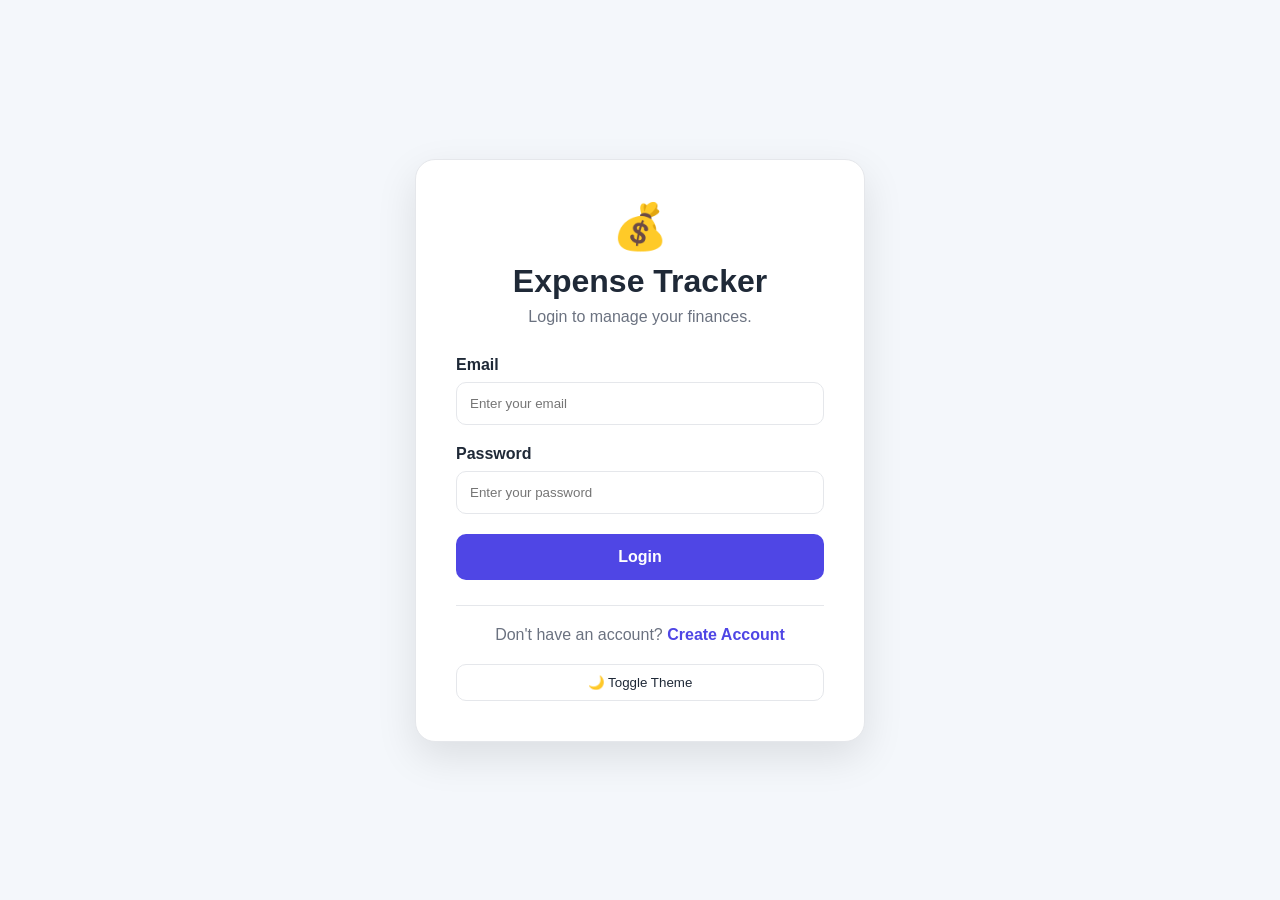
<file: index.html>
<!DOCTYPE html>
<html lang="en">

<head>

    <meta charset="UTF-8">

    <meta
        name="viewport"
        content="width=device-width, initial-scale=1.0"
    >

    <title>Expense Tracker</title>

    <link
        rel="stylesheet"
        href="style.css"
    >

</head>


<body>


    <header class="header">

        <div class="header-left">

            <h1>
                💰 Expense Tracker
            </h1>

            <p>
                Welcome,
                <span id="userName">
                    User
                </span>
            </p>

        </div>


        <div class="header-right">

            <select id="currencySelect">

                <option value="USD">
                    USD - $
                </option>

                <option value="EUR">
                    EUR - €
                </option>

                <option value="GBP">
                    GBP - £
                </option>

                <option value="INR">
                    INR - ₹
                </option>

                <option value="JPY">
                    JPY - ¥
                </option>

                <option value="AUD">
                    AUD - A$
                </option>

                <option value="CAD">
                    CAD - C$
                </option>

                <option value="CHF">
                    CHF - ₣
                </option>

                <option value="CNY">
                    CNY - ¥
                </option>

                <option value="SEK">
                    SEK - kr
                </option>

                <option value="NZD">
                    NZD - NZ$
                </option>

                <option value="MXN">
                    MXN - ₱
                </option>

                <option value="SGD">
                    SGD - S$
                </option>

                <option value="HKD">
                    HKD - HK$
                </option>

                <option value="NOK">
                    NOK - kr
                </option>

                <option value="KRW">
                    KRW - ₩
                </option>

                <option value="BRL">
                    BRL - R$
                </option>

                <option value="ZAR">
                    ZAR - R
                </option>

            </select>


            <button id="themeToggle">

                <span class="theme-icon">
                    🌙
                </span>

            </button>


            <button
                id="logoutBtn"
                class="logout-btn"
            >
                Logout
            </button>

        </div>

    </header>


    <main class="container">


        <div
            id="exchangeRateInfo"
            class="exchange-info"
        ></div>


        <section class="dashboard">


            <div class="summary-card">

                <h3>
                    Total Balance
                </h3>

                <h2 id="totalBalance">
                    $0.00
                </h2>

            </div>


            <div class="summary-card income">

                <h3>
                    Total Income
                </h3>

                <h2 id="totalIncome">
                    $0.00
                </h2>

            </div>


            <div class="summary-card expense">

                <h3>
                    Total Expenses
                </h3>

                <h2 id="totalExpenses">
                    $0.00
                </h2>

            </div>


            <div class="summary-card">

                <h3>
                    Transactions
                </h3>

                <h2 id="transactionCount">
                    0
                </h2>

            </div>


        </section>


        <section class="content-grid">


            <div class="card">


                <h2>
                    Add New Transaction
                </h2>


                <form id="transactionForm">


                    <div class="form-group">

                        <label for="title">
                            Title
                        </label>

                        <input
                            type="text"
                            id="title"
                            placeholder="e.g. Grocery Shopping"
                        >

                        <small
                            id="titleError"
                            class="error-message"
                        ></small>

                    </div>


                    <div class="form-group">

                        <label for="amount">
                            Amount
                        </label>

                        <input
                            type="number"
                            id="amount"
                            step="0.01"
                            min="0"
                            placeholder="Enter amount"
                        >

                        <small
                            id="amountError"
                            class="error-message"
                        ></small>

                    </div>


                    <div class="form-group">

                        <label for="type">
                            Type
                        </label>

                        <select id="type">

                            <option value="">
                                Select Type
                            </option>

                            <option value="income">
                                Income
                            </option>

                            <option value="expense">
                                Expense
                            </option>

                        </select>

                        <small
                            id="typeError"
                            class="error-message"
                        ></small>

                    </div>


                    <div class="form-group">

                        <label for="category">
                            Category
                        </label>

                        <select id="category">

                            <option value="">
                                Select Category
                            </option>

                            <option value="food">
                                Food
                            </option>

                            <option value="travel">
                                Travel
                            </option>

                            <option value="shopping">
                                Shopping
                            </option>

                            <option value="education">
                                Education
                            </option>

                            <option value="bills">
                                Bills
                            </option>

                            <option value="entertainment">
                                Entertainment
                            </option>

                            <option value="health">
                                Health
                            </option>

                            <option value="salary">
                                Salary
                            </option>

                            <option value="bonus">
                                Bonus
                            </option>

                            <option value="investment">
                                Investment
                            </option>

                            <option value="other">
                                Other
                            </option>

                        </select>

                        <small
                            id="categoryError"
                            class="error-message"
                        ></small>

                    </div>


                    <div class="form-group">

                        <label for="date">
                            Date
                        </label>

                        <input
                            type="date"
                            id="date"
                        >

                        <small
                            id="dateError"
                            class="error-message"
                        ></small>

                    </div>


                    <button
                        type="submit"
                        class="primary-btn"
                    >
                        Add Transaction
                    </button>


                </form>


            </div>


            <div class="card">


                <h2>
                    Expense Summary
                </h2>


                <div id="expenseSummary">

                    <p class="empty-message">
                        No expenses to display
                    </p>

                </div>


            </div>


        </section>


        <section class="card transactions-section">


            <div class="section-header">

                <h2>

                    All Transactions

                    <span id="filteredCount">
                        (0 transactions)
                    </span>

                </h2>


                <button
                    id="clearAllBtn"
                    class="danger-btn"
                >
                    Clear All
                </button>

            </div>


            <div class="filters">


                <input
                    type="text"
                    id="searchInput"
                    placeholder="Search transactions..."
                >


                <select id="filterType">

                    <option value="all">
                        All Types
                    </option>

                    <option value="income">
                        Income
                    </option>

                    <option value="expense">
                        Expense
                    </option>

                </select>


                <select id="filterCategory">

                    <option value="all">
                        All Categories
                    </option>

                    <option value="food">
                        Food
                    </option>

                    <option value="travel">
                        Travel
                    </option>

                    <option value="shopping">
                        Shopping
                    </option>

                    <option value="education">
                        Education
                    </option>

                    <option value="bills">
                        Bills
                    </option>

                    <option value="entertainment">
                        Entertainment
                    </option>

                    <option value="health">
                        Health
                    </option>

                    <option value="salary">
                        Salary
                    </option>

                    <option value="bonus">
                        Bonus
                    </option>

                    <option value="investment">
                        Investment
                    </option>

                    <option value="other">
                        Other
                    </option>

                </select>


                <select id="sortOption">

                    <option value="newest">
                        Newest First
                    </option>

                    <option value="oldest">
                        Oldest First
                    </option>

                    <option value="highest">
                        Highest Amount
                    </option>

                    <option value="lowest">
                        Lowest Amount
                    </option>

                </select>


            </div>


            <div id="transactionsList"></div>


        </section>


        <section class="card">


            <h2>
                Recent Transactions
            </h2>


            <div id="recentTransactions"></div>


        </section>


    </main>


    <script src="script.js"></script>

</body>

</html>
</file>
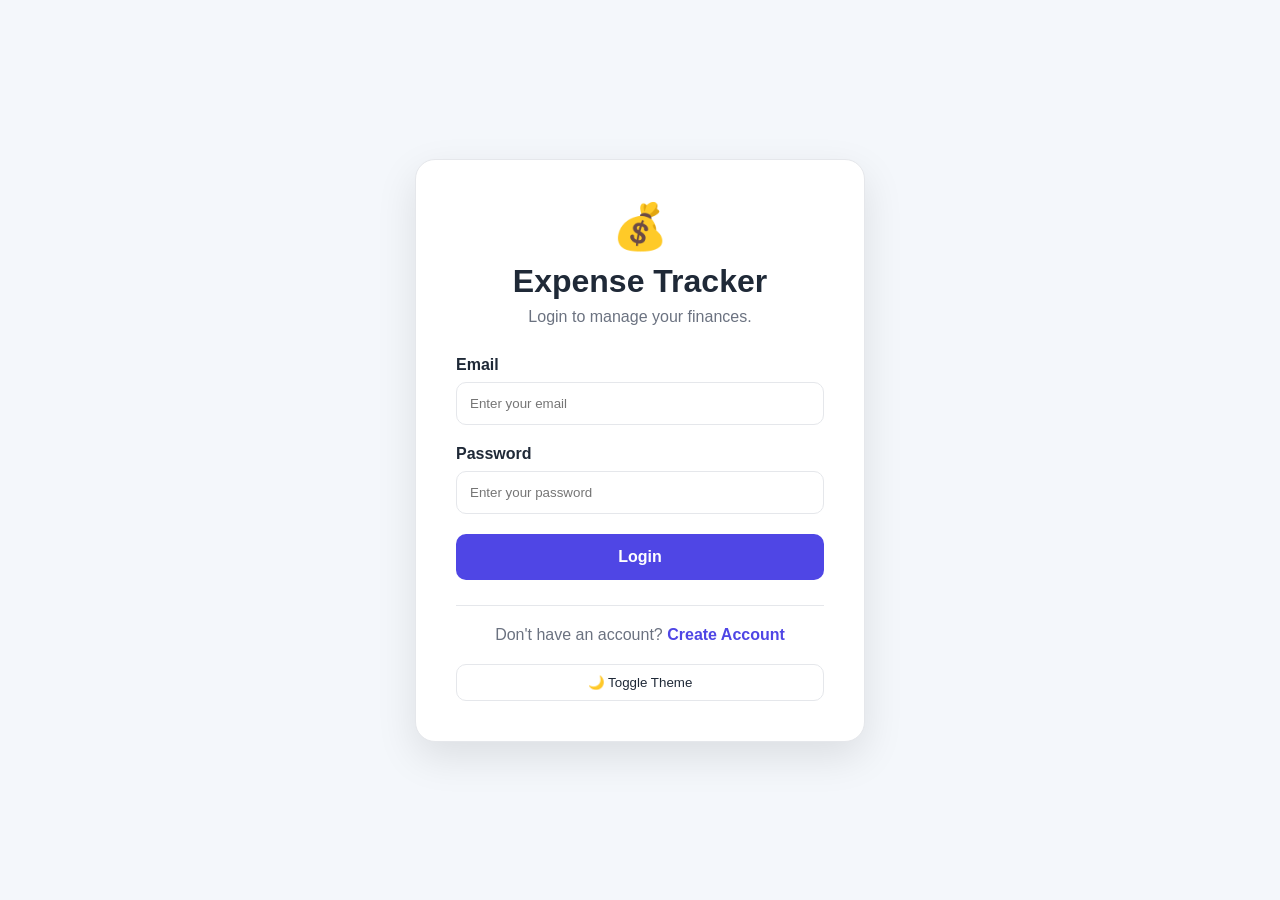
<file: login.html>
<!DOCTYPE html>
<html lang="en">

<head>

    <meta charset="UTF-8">

    <meta
        name="viewport"
        content="width=device-width, initial-scale=1.0"
    >

    <title>Login | Expense Tracker</title>

    <style>

        :root {
            --bg: #f4f7fb;
            --card: #ffffff;
            --text: #1f2937;
            --secondary: #6b7280;
            --border: #e5e7eb;
            --input: #ffffff;
            --primary: #4f46e5;
        }

        [data-theme="dark"] {
            --bg: #111827;
            --card: #1f2937;
            --text: #f9fafb;
            --secondary: #9ca3af;
            --border: #374151;
            --input: #111827;
            --primary: #6366f1;
        }

        * {
            margin: 0;
            padding: 0;
            box-sizing: border-box;
        }

        body {
            min-height: 100vh;
            display: flex;
            justify-content: center;
            align-items: center;
            padding: 20px;
            font-family: Arial, sans-serif;
            background: var(--bg);
            color: var(--text);
        }

        .auth-card {
            width: 100%;
            max-width: 450px;
            padding: 40px;
            background: var(--card);
            border: 1px solid var(--border);
            border-radius: 20px;
            box-shadow: 0 15px 40px rgba(0, 0, 0, 0.1);
        }

        .auth-header {
            text-align: center;
            margin-bottom: 30px;
        }

        .logo {
            font-size: 45px;
            margin-bottom: 10px;
        }

        .auth-header p {
            margin-top: 8px;
            color: var(--secondary);
        }

        .form-group {
            margin-bottom: 20px;
        }

        label {
            display: block;
            margin-bottom: 8px;
            font-weight: bold;
        }

        input {
            width: 100%;
            padding: 13px;
            border: 1px solid var(--border);
            border-radius: 10px;
            outline: none;
            background: var(--input);
            color: var(--text);
        }

        input:focus {
            border-color: var(--primary);
        }

        .login-btn {
            width: 100%;
            padding: 14px;
            border: none;
            border-radius: 10px;
            background: var(--primary);
            color: white;
            font-size: 16px;
            font-weight: bold;
            cursor: pointer;
        }

        .message {
            margin-top: 15px;
            text-align: center;
        }

        .footer {
            margin-top: 25px;
            padding-top: 20px;
            border-top: 1px solid var(--border);
            text-align: center;
            color: var(--secondary);
        }

        .footer a {
            color: var(--primary);
            font-weight: bold;
            text-decoration: none;
        }

        .theme-btn {
            width: 100%;
            margin-top: 20px;
            padding: 10px;
            border: 1px solid var(--border);
            border-radius: 10px;
            background: transparent;
            color: var(--text);
            cursor: pointer;
        }

    </style>

</head>


<body>


    <div class="auth-card">


        <div class="auth-header">

            <div class="logo">
                💰
            </div>

            <h1>
                Expense Tracker
            </h1>

            <p>
                Login to manage your finances.
            </p>

        </div>


        <form id="loginForm">


            <div class="form-group">

                <label>
                    Email
                </label>

                <input
                    type="email"
                    id="email"
                    placeholder="Enter your email"
                    required
                >

            </div>


            <div class="form-group">

                <label>
                    Password
                </label>

                <input
                    type="password"
                    id="password"
                    placeholder="Enter your password"
                    required
                >

            </div>


            <button
                type="submit"
                class="login-btn"
            >
                Login
            </button>


            <div
                id="loginMessage"
                class="message"
            ></div>


        </form>


        <div class="footer">

            <p>

                Don't have an account?

                <a href="signup.html">
                    Create Account
                </a>

            </p>

        </div>


        <button
            id="themeToggle"
            class="theme-btn"
        >
            🌙 Toggle Theme
        </button>


    </div>


    <script>

        let theme =
            localStorage.getItem("theme") || "light";


        function applyTheme() {

            document.documentElement.setAttribute(
                "data-theme",
                theme
            );

        }


        applyTheme();


        document
            .getElementById("themeToggle")
            .addEventListener("click", function() {

                theme =
                    theme === "light"
                        ? "dark"
                        : "light";

                localStorage.setItem(
                    "theme",
                    theme
                );

                applyTheme();

            });


        document
            .getElementById("loginForm")
            .addEventListener("submit", function(e) {

                e.preventDefault();


                const email =
                    document
                        .getElementById("email")
                        .value
                        .trim()
                        .toLowerCase();


                const password =
                    document
                        .getElementById("password")
                        .value;


                const message =
                    document.getElementById(
                        "loginMessage"
                    );


                const users =
                    JSON.parse(
                        localStorage.getItem("users")
                    ) || [];


                const user =
                    users.find(
                        item =>
                            item.email === email &&
                            item.password === password
                    );


                if (!user) {

                    message.textContent =
                        "Invalid email or password.";

                    message.style.color =
                        "#e74c3c";

                    return;

                }


                const currentUser = {

                    id: user.id,

                    name: user.name,

                    email: user.email

                };


                localStorage.setItem(
                    "currentUser",
                    JSON.stringify(currentUser)
                );


                message.textContent =
                    "Login successful!";

                message.style.color =
                    "#2ecc71";


                setTimeout(function() {

                    window.location.href =
                        "index.html";

                }, 700);

            });

    </script>

</body>

</html>
</file>
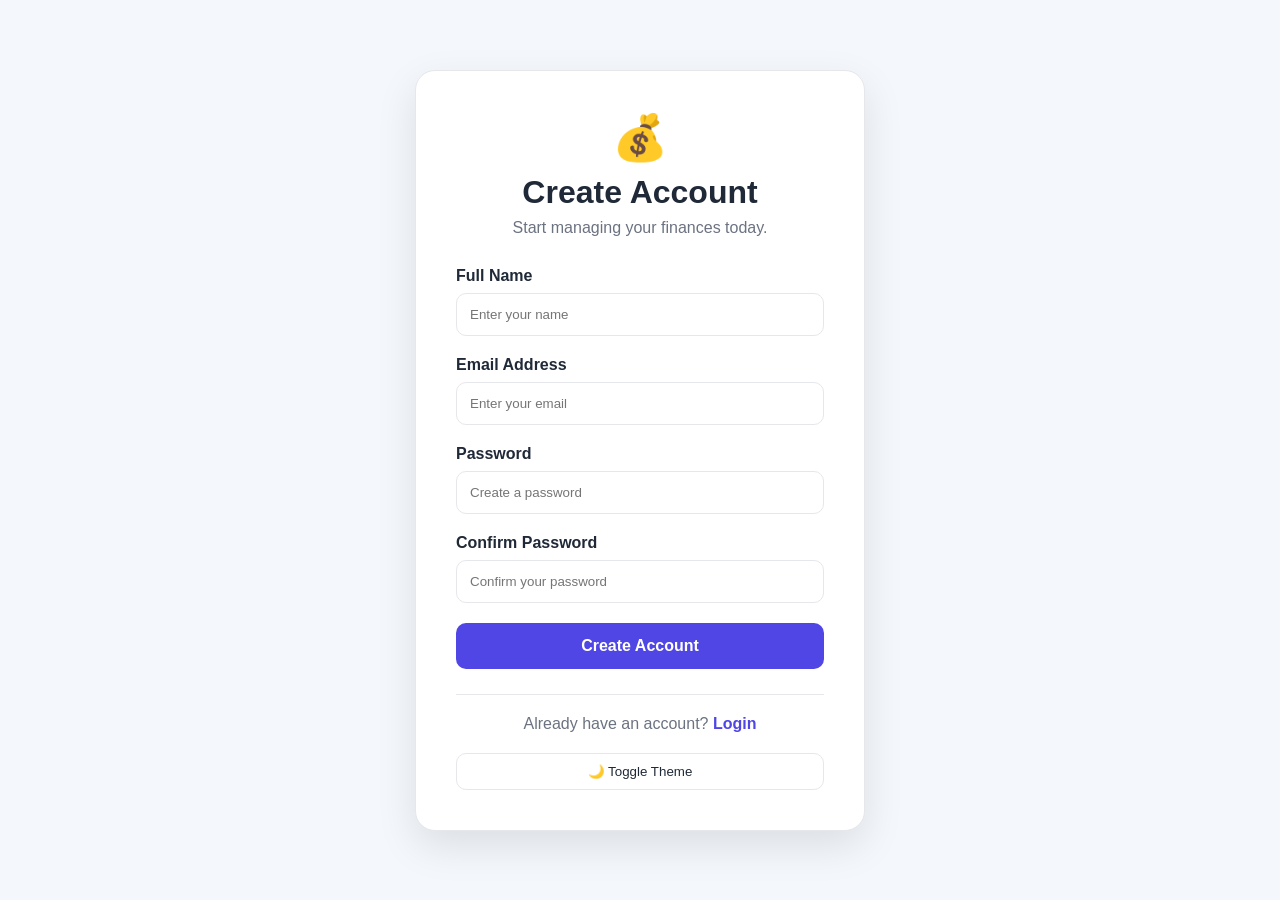
<file: signup.html>
<!DOCTYPE html>
<html lang="en">

<head>
    <meta charset="UTF-8">
    <meta name="viewport" content="width=device-width, initial-scale=1.0">

    <title>Sign Up | Expense Tracker</title>

    <style>
        :root {
            --bg: #f4f7fb;
            --card: #ffffff;
            --text: #1f2937;
            --secondary: #6b7280;
            --border: #e5e7eb;
            --input: #ffffff;
            --primary: #4f46e5;
        }

        [data-theme="dark"] {
            --bg: #111827;
            --card: #1f2937;
            --text: #f9fafb;
            --secondary: #9ca3af;
            --border: #374151;
            --input: #111827;
            --primary: #6366f1;
        }

        * {
            margin: 0;
            padding: 0;
            box-sizing: border-box;
        }

        body {
            min-height: 100vh;
            display: flex;
            justify-content: center;
            align-items: center;
            padding: 20px;
            font-family: Arial, sans-serif;
            background: var(--bg);
            color: var(--text);
        }

        .auth-card {
            width: 100%;
            max-width: 450px;
            padding: 40px;
            background: var(--card);
            border: 1px solid var(--border);
            border-radius: 20px;
            box-shadow: 0 15px 40px rgba(0, 0, 0, 0.1);
        }

        .auth-header {
            text-align: center;
            margin-bottom: 30px;
        }

        .logo {
            font-size: 45px;
            margin-bottom: 10px;
        }

        .auth-header p {
            margin-top: 8px;
            color: var(--secondary);
        }

        .form-group {
            margin-bottom: 20px;
        }

        label {
            display: block;
            margin-bottom: 8px;
            font-weight: bold;
        }

        input {
            width: 100%;
            padding: 13px;
            border: 1px solid var(--border);
            border-radius: 10px;
            outline: none;
            background: var(--input);
            color: var(--text);
        }

        input:focus {
            border-color: var(--primary);
        }

        .auth-btn {
            width: 100%;
            padding: 14px;
            border: none;
            border-radius: 10px;
            background: var(--primary);
            color: white;
            font-size: 16px;
            font-weight: bold;
            cursor: pointer;
        }

        .auth-btn:hover {
            opacity: 0.9;
        }

        .message {
            margin-top: 15px;
            text-align: center;
            font-size: 14px;
        }

        .footer {
            margin-top: 25px;
            padding-top: 20px;
            border-top: 1px solid var(--border);
            text-align: center;
            color: var(--secondary);
        }

        .footer a {
            color: var(--primary);
            font-weight: bold;
            text-decoration: none;
        }

        .theme-btn {
            width: 100%;
            margin-top: 20px;
            padding: 10px;
            border: 1px solid var(--border);
            border-radius: 10px;
            background: transparent;
            color: var(--text);
            cursor: pointer;
        }

        @media (max-width: 500px) {
            .auth-card {
                padding: 30px 20px;
            }
        }
    </style>
</head>

<body>

    <div class="auth-card">

        <div class="auth-header">
            <div class="logo">💰</div>

            <h1>Create Account</h1>

            <p>Start managing your finances today.</p>
        </div>


        <form id="signupForm">

            <div class="form-group">
                <label>Full Name</label>

                <input
                    type="text"
                    id="name"
                    placeholder="Enter your name"
                    required
                >
            </div>


            <div class="form-group">
                <label>Email Address</label>

                <input
                    type="email"
                    id="email"
                    placeholder="Enter your email"
                    required
                >
            </div>


            <div class="form-group">
                <label>Password</label>

                <input
                    type="password"
                    id="password"
                    placeholder="Create a password"
                    required
                >
            </div>


            <div class="form-group">
                <label>Confirm Password</label>

                <input
                    type="password"
                    id="confirmPassword"
                    placeholder="Confirm your password"
                    required
                >
            </div>


            <button
                type="submit"
                class="auth-btn"
            >
                Create Account
            </button>

            <div
                id="signupMessage"
                class="message"
            ></div>

        </form>


        <div class="footer">
            <p>
                Already have an account?
                <a href="login.html">Login</a>
            </p>
        </div>


        <button
            id="themeToggle"
            class="theme-btn"
        >
            🌙 Toggle Theme
        </button>

    </div>


    <script>

        let theme =
            localStorage.getItem("theme") || "light";


        function applyTheme() {

            document.documentElement.setAttribute(
                "data-theme",
                theme
            );

        }


        applyTheme();


        document
            .getElementById("themeToggle")
            .addEventListener("click", function() {

                theme =
                    theme === "light"
                        ? "dark"
                        : "light";

                localStorage.setItem(
                    "theme",
                    theme
                );

                applyTheme();

            });


        document
            .getElementById("signupForm")
            .addEventListener("submit", function(e) {

                e.preventDefault();


                const name =
                    document
                        .getElementById("name")
                        .value
                        .trim();


                const email =
                    document
                        .getElementById("email")
                        .value
                        .trim()
                        .toLowerCase();


                const password =
                    document
                        .getElementById("password")
                        .value;


                const confirmPassword =
                    document
                        .getElementById("confirmPassword")
                        .value;


                const message =
                    document.getElementById(
                        "signupMessage"
                    );


                if (password !== confirmPassword) {

                    message.textContent =
                        "Passwords do not match.";

                    message.style.color =
                        "#e74c3c";

                    return;

                }


                let users =
                    JSON.parse(
                        localStorage.getItem("users")
                    ) || [];


                const existingUser =
                    users.find(
                        user =>
                            user.email === email
                    );


                if (existingUser) {

                    message.textContent =
                        "Email already registered.";

                    message.style.color =
                        "#e74c3c";

                    return;

                }


                const newUser = {

                    id: Date.now(),

                    name: name,

                    email: email,

                    password: password

                };


                users.push(newUser);


                localStorage.setItem(
                    "users",
                    JSON.stringify(users)
                );


                message.textContent =
                    "Account created successfully!";

                message.style.color =
                    "#2ecc71";


                setTimeout(function() {

                    window.location.href =
                        "login.html";

                }, 1000);

            });

    </script>

</body>

</html>
</file>
<file: style.css>
/* =========================================================
   💰 EXPENSE TRACKER - PREMIUM MODERN CSS
   ========================================================= */


/* =========================
   ROOT VARIABLES
========================= */

:root {
    --bg: #f5f7ff;
    --card: rgba(255, 255, 255, 0.92);
    --card-solid: #ffffff;

    --text: #172033;
    --secondary: #6b7280;

    --border: rgba(148, 163, 184, 0.25);

    --input: rgba(255, 255, 255, 0.95);

    --primary: #6366f1;
    --primary-dark: #4f46e5;
    --primary-light: #818cf8;

    --danger: #ef4444;
    --danger-dark: #dc2626;

    --income: #16a34a;
    --expense: #dc2626;

    --header-bg: rgba(255, 255, 255, 0.88);

    --shadow-sm:
        0 5px 15px rgba(15, 23, 42, 0.06);

    --shadow:
        0 15px 40px rgba(15, 23, 42, 0.08);

    --shadow-lg:
        0 25px 60px rgba(15, 23, 42, 0.14);

    --radius-sm: 10px;
    --radius: 18px;
    --radius-lg: 25px;

    --transition: all 0.3s ease;
}


/* =========================
   DARK MODE
========================= */

[data-theme="dark"] {

    --bg: #0b1120;

    --card: rgba(17, 24, 39, 0.92);

    --card-solid: #111827;

    --text: #f8fafc;

    --secondary: #94a3b8;

    --border: rgba(148, 163, 184, 0.16);

    --input: rgba(15, 23, 42, 0.95);

    --primary: #818cf8;

    --primary-dark: #6366f1;

    --primary-light: #a5b4fc;

    --header-bg: rgba(15, 23, 42, 0.9);

    --shadow-sm:
        0 5px 20px rgba(0, 0, 0, 0.2);

    --shadow:
        0 15px 40px rgba(0, 0, 0, 0.3);

    --shadow-lg:
        0 25px 60px rgba(0, 0, 0, 0.45);
}


/* =========================
   RESET
========================= */

* {
    margin: 0;
    padding: 0;
    box-sizing: border-box;
}


/* =========================
   BODY
========================= */

body {

    font-family:
        "Inter",
        "Segoe UI",
        Arial,
        sans-serif;

    background:
        radial-gradient(
            circle at top left,
            rgba(99, 102, 241, 0.12),
            transparent 30%
        ),

        radial-gradient(
            circle at bottom right,
            rgba(139, 92, 246, 0.10),
            transparent 30%
        ),

        var(--bg);

    color: var(--text);

    min-height: 100vh;

    line-height: 1.6;

    transition:
        background 0.3s ease,
        color 0.3s ease;
}


/* =========================
   HEADER
========================= */

.header {

    position: sticky;

    top: 0;

    z-index: 100;

    display: flex;

    justify-content: space-between;

    align-items: center;

    gap: 25px;

    padding: 18px 5%;

    background: var(--header-bg);

    border-bottom:
        1px solid var(--border);

    box-shadow:
        var(--shadow-sm);

    -webkit-backdrop-filter:
        blur(18px);

    backdrop-filter:
        blur(18px);
}


/* =========================
   HEADER LEFT
========================= */

.header-left h1 {

    font-size: 26px;

    font-weight: 800;

    letter-spacing: -0.5px;

    background:
        linear-gradient(
            135deg,
            var(--primary),
            #8b5cf6
        );

    -webkit-background-clip:
        text;

    background-clip:
        text;

    -webkit-text-fill-color:
        transparent;
}


.header-left p {

    margin-top: 4px;

    color:
        var(--secondary);

    font-size: 14px;
}


#userName {

    color:
        var(--primary);

    font-weight:
        700;
}


/* =========================
   HEADER RIGHT
========================= */

.header-right {

    display: flex;

    align-items: center;

    gap: 10px;

    flex-wrap: wrap;
}


/* =========================
   INPUTS AND SELECT
========================= */

button,
select,
input {

    font: inherit;
}


select,
input {

    padding:
        12px 14px;

    border:
        1px solid var(--border);

    border-radius:
        var(--radius-sm);

    outline:
        none;

    background:
        var(--input);

    color:
        var(--text);

    transition:
        var(--transition);

    box-shadow:
        0 3px 10px
        rgba(0, 0, 0, 0.03);
}


select:hover,
input:hover {

    border-color:
        rgba(99, 102, 241, 0.45);
}


select:focus,
input:focus {

    border-color:
        var(--primary);

    box-shadow:
        0 0 0 4px
        rgba(99, 102, 241, 0.12);

    transform:
        translateY(-1px);
}


/* =========================
   SELECT DARK MODE
========================= */

[data-theme="dark"] select,
[data-theme="dark"] input {

    color-scheme:
        dark;
}


/* =========================
   THEME BUTTON
========================= */

#themeToggle {

    width:
        44px;

    height:
        44px;

    border:
        1px solid var(--border);

    border-radius:
        12px;

    background:
        var(--input);

    color:
        var(--text);

    display:
        flex;

    align-items:
        center;

    justify-content:
        center;

    transition:
        var(--transition);

    box-shadow:
        var(--shadow-sm);
}


#themeToggle:hover {

    transform:
        translateY(-3px)
        rotate(8deg);

    border-color:
        var(--primary);

    box-shadow:
        var(--shadow);
}


/* =========================
   LOGOUT BUTTON
========================= */

.logout-btn {

    padding:
        11px 18px;

    border:
        none;

    border-radius:
        12px;

    background:
        linear-gradient(
            135deg,
            var(--danger),
            var(--danger-dark)
        );

    color:
        white;

    font-weight:
        700;

    transition:
        var(--transition);

    box-shadow:
        0 8px 20px
        rgba(239, 68, 68, 0.22);
}


.logout-btn:hover {

    transform:
        translateY(-3px);

    box-shadow:
        0 12px 25px
        rgba(239, 68, 68, 0.35);
}


button {

    cursor:
        pointer;
}


/* =========================
   MAIN CONTAINER
========================= */

.container {

    width:
        90%;

    max-width:
        1400px;

    margin:
        40px auto;
}


/* =========================
   EXCHANGE INFO
========================= */

.exchange-info {

    display:
        none;

    margin-bottom:
        20px;

    padding:
        14px 20px;

    text-align:
        center;

    border-radius:
        var(--radius);

    background:
        var(--card);

    color:
        var(--secondary);

    border:
        1px solid var(--border);

    box-shadow:
        var(--shadow-sm);
}


/* =========================
   DASHBOARD
========================= */

.dashboard {

    display:
        grid;

    grid-template-columns:
        repeat(4, 1fr);

    gap:
        20px;

    margin-bottom:
        30px;
}


/* =========================
   SUMMARY CARD
========================= */

.summary-card {

    position:
        relative;

    overflow:
        hidden;

    padding:
        25px;

    border-radius:
        var(--radius);

    background:
        var(--card);

    border:
        1px solid var(--border);

    box-shadow:
        var(--shadow);

    -webkit-backdrop-filter:
        blur(15px);

    backdrop-filter:
        blur(15px);

    transition:
        var(--transition);
}


.summary-card::before {

    content:
        "";

    position:
        absolute;

    top:
        0;

    left:
        0;

    width:
        100%;

    height:
        4px;

    background:
        linear-gradient(
            90deg,
            var(--primary),
            #8b5cf6
        );
}


.summary-card:hover {

    transform:
        translateY(-7px);

    box-shadow:
        var(--shadow-lg);
}


.summary-card h3 {

    margin-bottom:
        12px;

    color:
        var(--secondary);

    font-size:
        14px;

    font-weight:
        600;

    text-transform:
        uppercase;

    letter-spacing:
        0.5px;
}


.summary-card h2 {

    font-size:
        29px;

    font-weight:
        800;

    letter-spacing:
        -0.5px;
}


.summary-card.income {

    background:
        linear-gradient(
            135deg,
            var(--card),
            rgba(22, 163, 74, 0.06)
        );
}


.summary-card.expense {

    background:
        linear-gradient(
            135deg,
            var(--card),
            rgba(220, 38, 38, 0.06)
        );
}


.summary-card.income h2 {

    color:
        var(--income);
}


.summary-card.expense h2 {

    color:
        var(--expense);
}


/* =========================
   CONTENT GRID
========================= */

.content-grid {

    display:
        grid;

    grid-template-columns:
        1fr 1fr;

    gap:
        25px;

    margin-bottom:
        30px;
}


/* =========================
   CARD
========================= */

.card {

    padding:
        28px;

    margin-bottom:
        25px;

    border-radius:
        var(--radius);

    background:
        var(--card);

    border:
        1px solid var(--border);

    box-shadow:
        var(--shadow);

    -webkit-backdrop-filter:
        blur(15px);

    backdrop-filter:
        blur(15px);

    transition:
        var(--transition);
}


.card:hover {

    box-shadow:
        var(--shadow-lg);
}


.card h2 {

    margin-bottom:
        25px;

    font-size:
        21px;

    font-weight:
        750;
}


/* =========================
   FORM
========================= */

.form-group {

    margin-bottom:
        19px;
}


.form-group label {

    display:
        block;

    margin-bottom:
        8px;

    font-size:
        14px;

    font-weight:
        700;
}


.form-group input,
.form-group select {

    width:
        100%;
}


/* =========================
   PRIMARY BUTTON
========================= */

.primary-btn {

    width:
        100%;

    padding:
        14px;

    border:
        none;

    border-radius:
        12px;

    background:
        linear-gradient(
            135deg,
            var(--primary),
            var(--primary-dark)
        );

    color:
        white;

    font-weight:
        700;

    font-size:
        15px;

    transition:
        var(--transition);

    box-shadow:
        0 10px 25px
        rgba(79, 70, 229, 0.25);
}


.primary-btn:hover {

    transform:
        translateY(-3px);

    box-shadow:
        0 15px 30px
        rgba(79, 70, 229, 0.35);
}


.primary-btn:active {

    transform:
        translateY(0);
}


/* =========================
   ERROR MESSAGE
========================= */

.error-message {

    display:
        block;

    margin-top:
        6px;

    color:
        var(--danger);

    font-size:
        12px;

    font-weight:
        600;
}


/* =========================
   SECTION HEADER
========================= */

.section-header {

    display:
        flex;

    justify-content:
        space-between;

    align-items:
        center;

    gap:
        15px;

    margin-bottom:
        22px;
}


.section-header h2 {

    margin-bottom:
        0;
}


/* =========================
   DANGER BUTTON
========================= */

.danger-btn {

    padding:
        10px 16px;

    border:
        none;

    border-radius:
        10px;

    background:
        linear-gradient(
            135deg,
            var(--danger),
            var(--danger-dark)
        );

    color:
        white;

    font-weight:
        700;

    transition:
        var(--transition);
}


.danger-btn:hover {

    transform:
        translateY(-3px);

    box-shadow:
        0 10px 22px
        rgba(239, 68, 68, 0.25);
}


/* =========================
   FILTERS
========================= */

.filters {

    display:
        grid;

    grid-template-columns:
        2fr 1fr 1fr 1fr;

    gap:
        12px;

    margin-bottom:
        22px;
}


/* =========================
   TRANSACTION CARD
========================= */

.transaction-card {

    position:
        relative;

    display:
        flex;

    align-items:
        center;

    justify-content:
        space-between;

    gap:
        20px;

    padding:
        18px;

    margin-bottom:
        12px;

    border:
        1px solid var(--border);

    border-radius:
        14px;

    background:
        rgba(255, 255, 255, 0.02);

    transition:
        var(--transition);
}


.transaction-card:hover {

    transform:
        translateX(5px);

    border-color:
        rgba(99, 102, 241, 0.35);

    box-shadow:
        var(--shadow-sm);
}


/* =========================
   TRANSACTION COLOR LINE
========================= */

.transaction-card::before {

    content:
        "";

    position:
        absolute;

    left:
        0;

    top:
        15%;

    width:
        4px;

    height:
        70%;

    border-radius:
        10px;
}


.transaction-card.income::before {

    background:
        var(--income);
}


.transaction-card.expense::before {

    background:
        var(--expense);
}


/* =========================
   TRANSACTION INFO
========================= */

.transaction-info {

    flex:
        1;

    min-width:
        0;
}


.transaction-title {

    display:
        flex;

    gap:
        8px;

    align-items:
        center;

    font-weight:
        750;

    font-size:
        15px;
}


.transaction-title span:last-child {

    overflow:
        hidden;

    text-overflow:
        ellipsis;

    white-space:
        nowrap;
}


.transaction-category,
.transaction-date {

    margin-top:
        5px;

    color:
        var(--secondary);

    font-size:
        13px;
}


.transaction-amount {

    font-weight:
        800;

    font-size:
        17px;

    white-space:
        nowrap;
}


.transaction-amount.income {

    color:
        var(--income);
}


.transaction-amount.expense {

    color:
        var(--expense);
}


/* =========================
   DELETE BUTTON
========================= */

.btn-icon {

    width:
        38px;

    height:
        38px;

    border:
        none;

    border-radius:
        10px;

    background:
        transparent;

    font-size:
        17px;

    transition:
        var(--transition);
}


.btn-icon:hover {

    background:
        rgba(239, 68, 68, 0.12);

    transform:
        scale(1.1);
}


/* =========================
   EXPENSE SUMMARY
========================= */

.expense-item {

    display:
        flex;

    justify-content:
        space-between;

    gap:
        15px;

    margin-bottom:
        20px;
}


.expense-item-name {

    font-weight:
        700;

    text-transform:
        capitalize;
}


.expense-item-amount {

    font-weight:
        800;

    white-space:
        nowrap;
}


.expense-bar {

    width:
        250px;

    max-width:
        100%;

    height:
        9px;

    margin-top:
        8px;

    border-radius:
        20px;

    background:
        var(--border);

    overflow:
        hidden;
}


.expense-bar-fill {

    height:
        100%;

    background:
        linear-gradient(
            90deg,
            var(--primary),
            #8b5cf6
        );

    border-radius:
        20px;

    transition:
        width 0.6s ease;
}


/* =========================
   EMPTY STATE
========================= */

.empty-state,
.empty-message {

    padding:
        35px;

    text-align:
        center;

    color:
        var(--secondary);

    border-radius:
        14px;
}


.empty-icon {

    font-size:
        42px;

    margin-bottom:
        10px;

    opacity:
        0.7;
}


/* =========================
   SCROLLBAR
========================= */

::-webkit-scrollbar {

    width:
        9px;
}


::-webkit-scrollbar-track {

    background:
        var(--bg);
}


::-webkit-scrollbar-thumb {

    background:
        linear-gradient(
            var(--primary),
            #8b5cf6
        );

    border-radius:
        10px;
}


::-webkit-scrollbar-thumb:hover {

    background:
        var(--primary-dark);
}


/* =========================
   TEXT SELECTION
========================= */

::selection {

    background:
        var(--primary);

    color:
        white;
}


/* =========================
   TABLET
========================= */

@media (max-width: 1100px) {

    .dashboard {

        grid-template-columns:
            repeat(2, 1fr);
    }


    .content-grid {

        grid-template-columns:
            1fr;
    }


    .filters {

        grid-template-columns:
            1fr 1fr;
    }

}


/* =========================
   MOBILE
========================= */

@media (max-width: 700px) {

    .header {

        position:
            relative;

        flex-direction:
            column;

        align-items:
            flex-start;

        gap:
            18px;

        padding:
            20px;
    }


    .header-left h1 {

        font-size:
            22px;
    }


    .header-right {

        width:
            100%;

        flex-wrap:
            wrap;
    }


    .header-right select {

        flex:
            1;

        min-width:
            130px;
    }


    .container {

        width:
            94%;

        margin:
            25px auto;
    }


    .dashboard {

        grid-template-columns:
            1fr;

        gap:
            15px;
    }


    .summary-card {

        padding:
            22px;
    }


    .filters {

        grid-template-columns:
            1fr;
    }


    .section-header {

        align-items:
            flex-start;

        flex-direction:
            column;
    }


    .danger-btn {

        width:
            100%;
    }


    /* Fixed mobile transaction layout */

    .transaction-card {

        display:
            flex;

        flex-wrap:
            wrap;

        align-items:
            center;

        gap:
            12px;

        padding:
            16px;
    }


    .transaction-info {

        flex:
            1 1 60%;

        min-width:
            0;
    }


    .transaction-amount {

        flex:
            0 0 auto;
    }


    .transaction-actions {

        flex:
            0 0 auto;
    }


    .card {

        padding:
            20px;
    }


    .expense-item {

        align-items:
            flex-start;
    }

}


/* =========================
   EXTRA SMALL DEVICES
========================= */

@media (max-width: 420px) {

    .header-right {

        display:
            grid;

        grid-template-columns:
            1fr 1fr;

        width:
            100%;
    }


    .header-right select {

        grid-column:
            1 / -1;

        width:
            100%;
    }


    .logout-btn {

        width:
            100%;
    }


    #themeToggle {

        width:
            100%;
    }


    .summary-card h2 {

        font-size:
            24px;
    }


    .card h2 {

        font-size:
            19px;
    }

}
</file>
